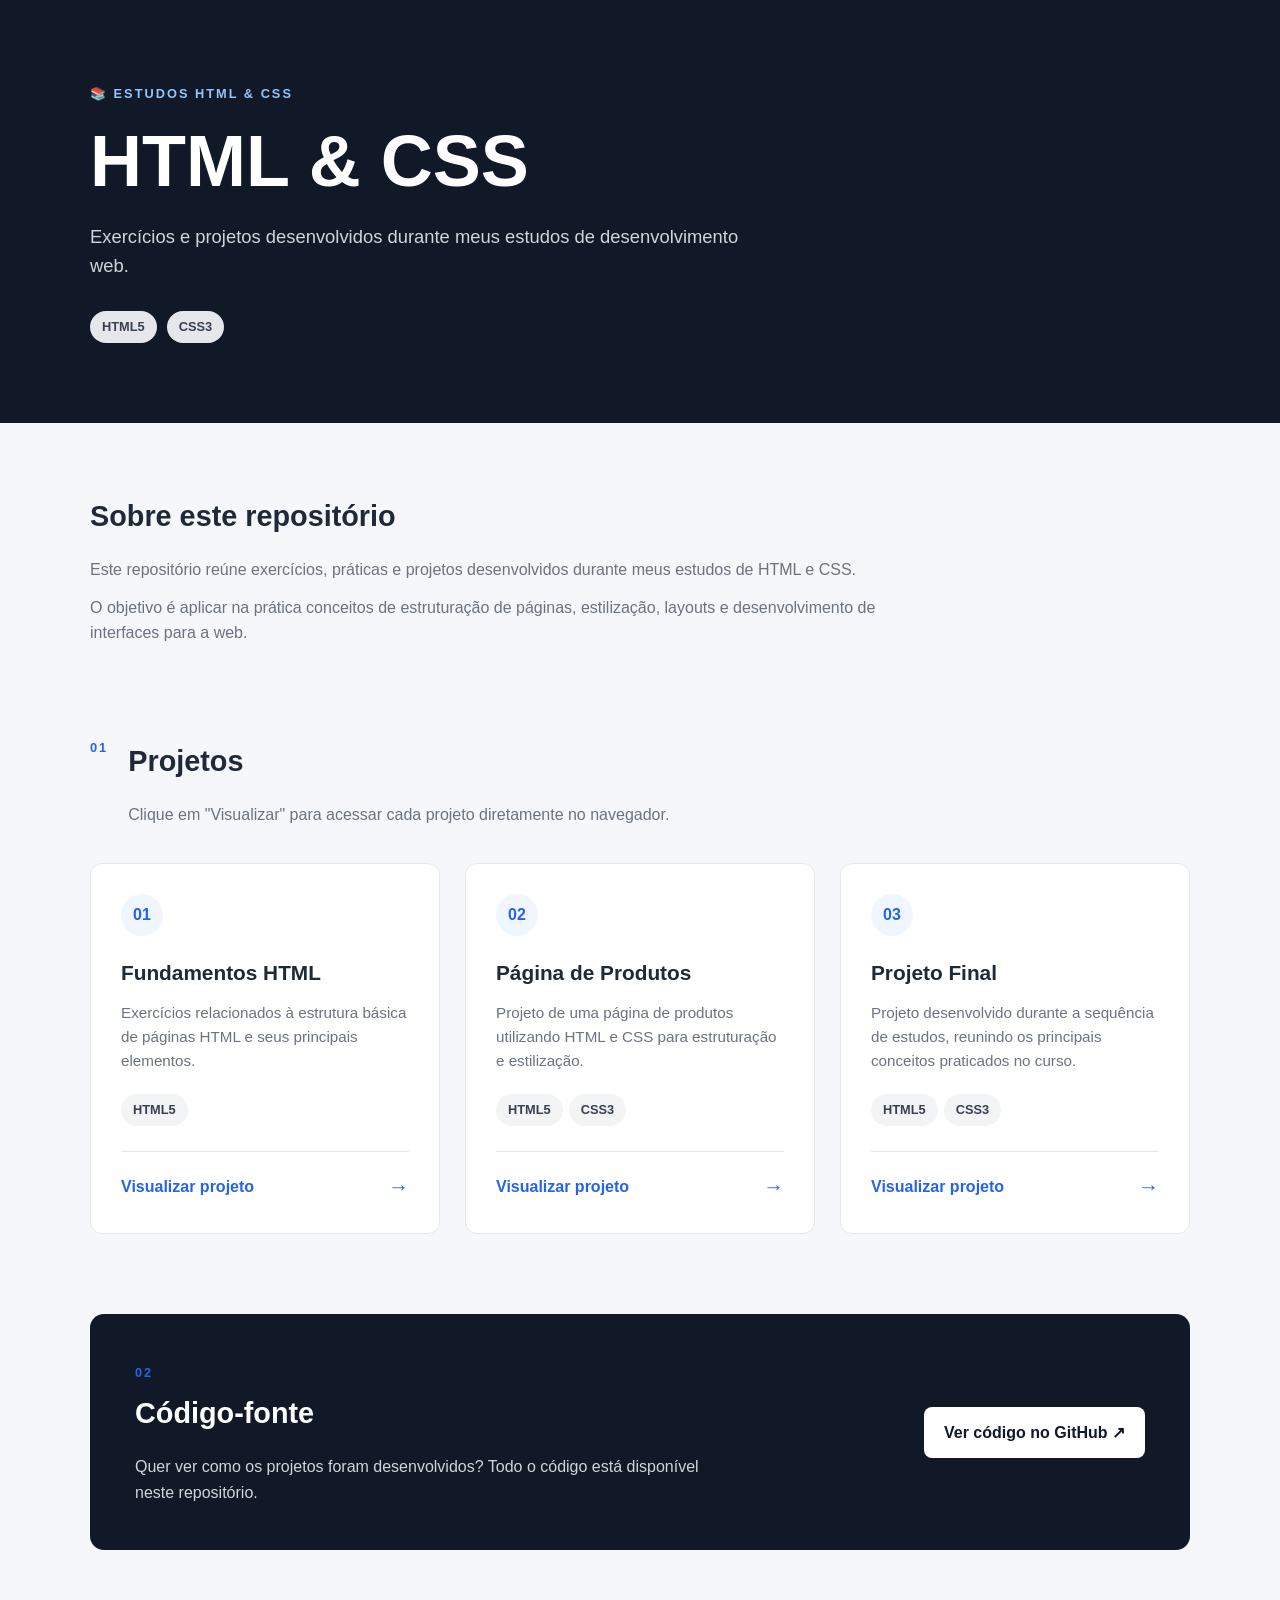
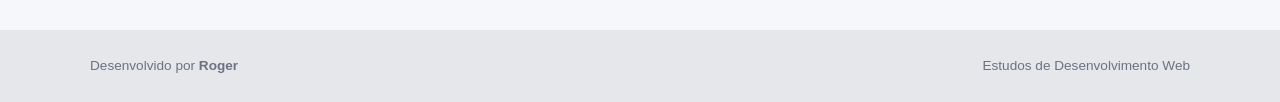
<file: index.html>
<!DOCTYPE html>
<html lang="pt-BR">

<head>
    <meta charset="UTF-8">
    <meta name="viewport" content="width=device-width, initial-scale=1.0">

    <title>Meus Estudos | HTML & CSS</title>

    <link rel="stylesheet" href="style.css">
</head>

<body>

    <header class="hero">

        <div class="container">

            <span class="tag">📚 ESTUDOS HTML & CSS</span>

            <h1>HTML & CSS</h1>

            <p class="subtitle">
                Exercícios e projetos desenvolvidos durante meus estudos
                de desenvolvimento web.
            </p>

            <div class="technologies">
                <span>HTML5</span>
                <span>CSS3</span>
            </div>

        </div>

    </header>


    <main class="container">

        <section class="about">

            <h2>Sobre este repositório</h2>

            <p>
                Este repositório reúne exercícios, práticas e projetos
                desenvolvidos durante meus estudos de HTML e CSS.
            </p>

            <p>
                O objetivo é aplicar na prática conceitos de estruturação
                de páginas, estilização, layouts e desenvolvimento de
                interfaces para a web.
            </p>

        </section>


        <section class="projects">

            <div class="section-header">

                <span class="section-number">01</span>

                <div>
                    <h2>Projetos</h2>

                    <p>
                        Clique em "Visualizar" para acessar cada projeto
                        diretamente no navegador.
                    </p>
                </div>

            </div>


            <div class="project-grid">


                <!-- PROJETO 01 -->

                <article class="project-card">

                    <div class="project-number">
                        01
                    </div>

                    <div class="project-content">

                        <h3>Fundamentos HTML</h3>

                        <p>
                            Exercícios relacionados à estrutura básica
                            de páginas HTML e seus principais elementos.
                        </p>

                        <div class="project-tech">
                            <span>HTML5</span>
                        </div>

                        <a
                            href="01_index.html"
                            class="project-link"
                            target="_blank"
                        >
                            Visualizar projeto
                            <span>→</span>
                        </a>

                    </div>

                </article>


                <!-- PROJETO 02 -->

                <article class="project-card">

                    <div class="project-number">
                        02
                    </div>

                    <div class="project-content">

                        <h3>Página de Produtos</h3>

                        <p>
                            Projeto de uma página de produtos utilizando
                            HTML e CSS para estruturação e estilização.
                        </p>

                        <div class="project-tech">

                            <span>HTML5</span>
                            <span>CSS3</span>

                        </div>

                        <a
                            href="02_produtos.html"
                            class="project-link"
                            target="_blank"
                        >
                            Visualizar projeto
                            <span>→</span>
                        </a>

                    </div>

                </article>


                <!-- PROJETO 03 -->

                <article class="project-card">

                    <div class="project-number">
                        03
                    </div>

                    <div class="project-content">

                        <h3>Projeto Final</h3>

                        <p>
                            Projeto desenvolvido durante a sequência de
                            estudos, reunindo os principais conceitos
                            praticados no curso.
                        </p>

                        <div class="project-tech">

                            <span>HTML5</span>
                            <span>CSS3</span>

                        </div>

                        <a
                            href="03-05_index.html"
                            class="project-link"
                            target="_blank"
                        >
                            Visualizar projeto
                            <span>→</span>
                        </a>

                    </div>

                </article>


            </div>

        </section>


        <section class="repository">

            <div>

                <span class="section-number">02</span>

                <h2>Código-fonte</h2>

                <p>
                    Quer ver como os projetos foram desenvolvidos?
                    Todo o código está disponível neste repositório.
                </p>

            </div>

            <a
                href="https://github.com/Roger-Kk/Cursos-HTML"
                class="github-link"
                target="_blank"
            >
                Ver código no GitHub
                <span>↗</span>
            </a>

        </section>

    </main>


    <footer>

        <div class="container footer-content">

            <p>
                Desenvolvido por <strong>Roger</strong>
            </p>

            <p>
                Estudos de Desenvolvimento Web
            </p>

        </div>

    </footer>

</body>

</html>
</file>
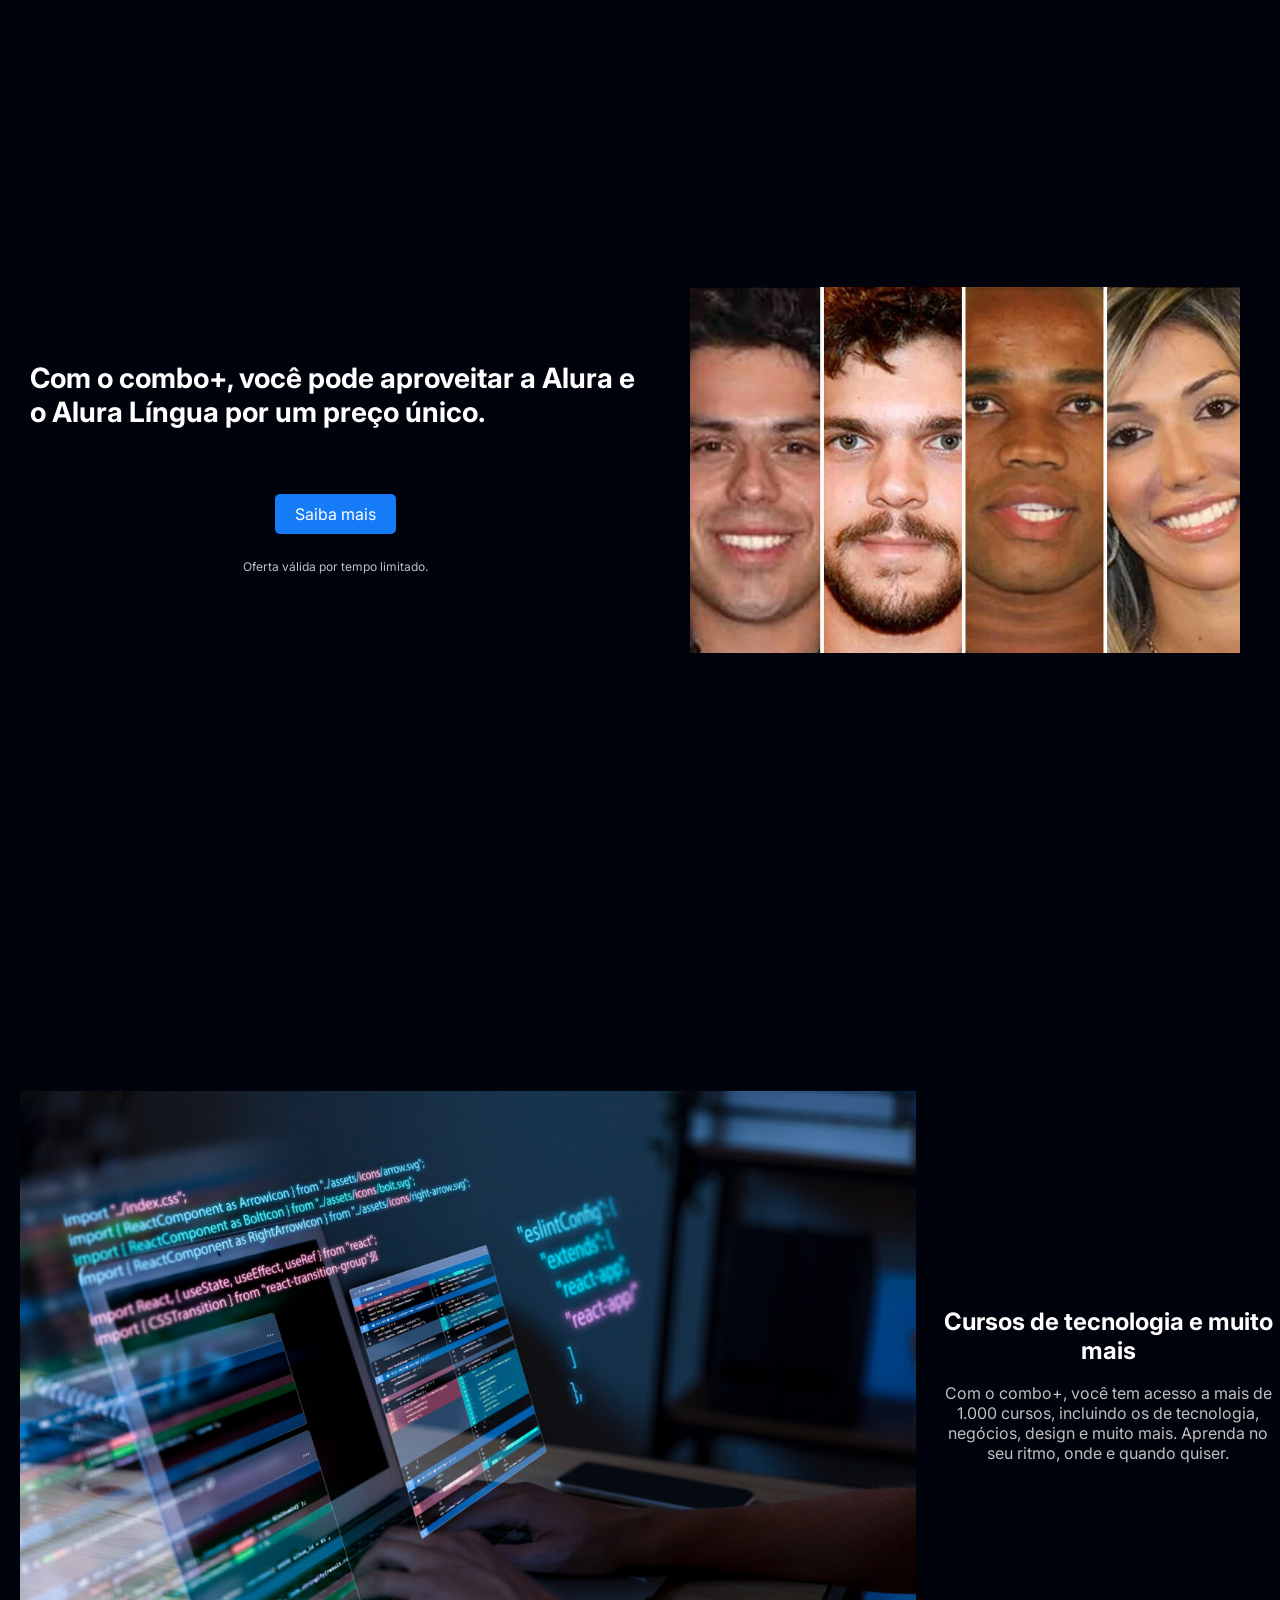
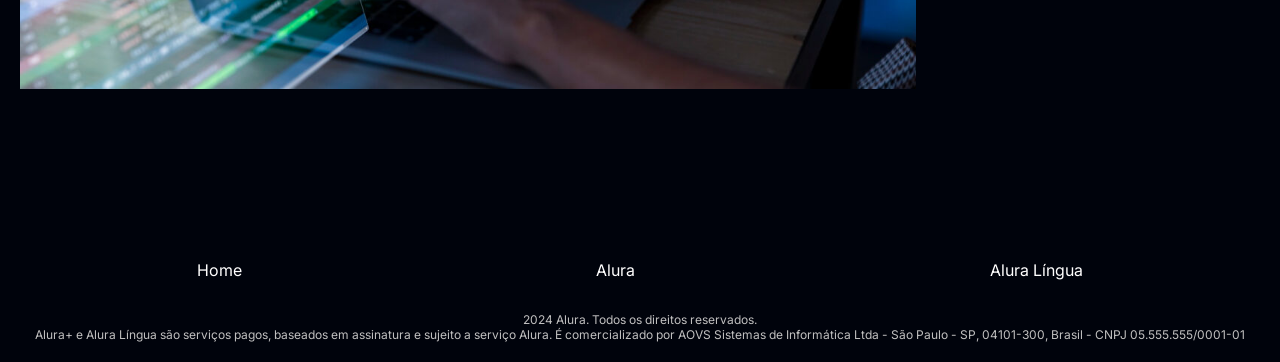
<file: praticando Html CSS/index.html>
<!DOCTYPE html>
<html lang="pt-br">
<head>
    <meta charset="UTF-8">
    <meta name="viewport" content="width=device-width, initial-scale=1.0">
    <link rel="stylesheet" href="styles.css">
    <link rel="preconnect" href="https://fonts.googleapis.com">
    <link rel="preconnect" href="https://fonts.gstatic.com" crossorigin>
    <link href="https://fonts.googleapis.com/css2?family=Inter:wght@400;700&display=swap" rel="stylesheet">
    <title>Html CSS</title>
</head>
<body>
    <header>

    </header>
    <main>
        <section class = "container principal">
            <div class="container__texto">
                <h1 class="container__titulo">Com o combo+, você pode aproveitar a Alura e o Alura Língua por um preço único.</h1>
                <a href="www.alura.com.br" class = "container__botao">Saiba mais</a>
                <div class="container__aviso">
                    <p>Oferta válida por tempo limitado.</p>
                </div>
            </div>
            <img id = "rostos" src="IMG/rostos.jpg" alt="Rostos de pessoas sorrindo">
        </section>
        <section class="container secundario">
            <img src="/praticando Html CSS/IMG/tela_code.jpg" alt="Monitor com códigos" class="secundario__imagem">
            <div class="container__descricao">
                <h2 class="descricao__titulo">
                    Cursos de tecnologia e muito mais 
                </h2>
                <p class="descricao__texto">
                    Com o combo+, você tem acesso a mais de 1.000 cursos, incluindo os de tecnologia, negócios, design e muito mais. 
                    Aprenda no seu ritmo, onde e quando quiser.
                </p>
            </div>
        </section>
    </main>
    <footer class="rodape">
        <ul class="rodape__lista">
            <li class="lista__link"><a href="#">Home</a></li>
            <li class="lista__link"><a href="https://www.alura.com.br">Alura</a></li>
            <li class="lista__link"><a href="https://www.aluralingua.com.br">Alura Língua</a></li>
        </ul>
        <p class="rodape__texto">2024 Alura. Todos os direitos reservados.</p>
        <p class="rodape__texto">Alura+ e Alura Língua são serviços pagos, baseados em assinatura e sujeito a serviço Alura. É comercializado por AOVS Sistemas de Informática Ltda - São Paulo - SP, 04101-300, Brasil - CNPJ 05.555.555/0001-01 </p>
    </footer>
</body>
</html>
</file>
<file: style.css>
/* ================================
   RESET
================================ */

* {
    margin: 0;
    padding: 0;
    box-sizing: border-box;
}


/* ================================
   CONFIGURAÇÕES GERAIS
================================ */

body {
    font-family: Arial, Helvetica, sans-serif;
    background: #f5f7fa;
    color: #1f2937;
    line-height: 1.6;
}

.container {
    width: min(1100px, 90%);
    margin: 0 auto;
}


/* ================================
   HERO
================================ */

.hero {
    background: #111827;
    color: white;
    padding: 80px 0;
}

.tag {
    display: inline-block;

    font-size: 0.8rem;
    font-weight: bold;
    letter-spacing: 2px;

    color: #93c5fd;

    margin-bottom: 18px;
}

.hero h1 {
    font-size: clamp(2.5rem, 6vw, 4.5rem);
    line-height: 1.1;
    margin-bottom: 20px;
}

.subtitle {
    max-width: 650px;

    font-size: 1.15rem;
    color: #d1d5db;
}


/* ================================
   TECNOLOGIAS
================================ */

.technologies {
    display: flex;
    gap: 10px;

    margin-top: 30px;
}

.technologies span,
.project-tech span {
    display: inline-block;

    padding: 6px 12px;

    border-radius: 20px;

    font-size: 0.8rem;
    font-weight: bold;

    background: #e5e7eb;
    color: #374151;
}


/* ================================
   ABOUT
================================ */

.about {
    padding: 70px 0 50px;

    max-width: 800px;
}

.about h2,
.projects h2,
.repository h2 {
    font-size: 1.8rem;
    margin-bottom: 18px;
}

.about p {
    color: #6b7280;
    margin-bottom: 12px;
}


/* ================================
   CABEÇALHO DAS SEÇÕES
================================ */

.section-header {
    display: flex;
    align-items: flex-start;

    gap: 20px;

    margin-bottom: 35px;
}

.section-header p {
    color: #6b7280;
}


/* ================================
   NÚMERO DAS SEÇÕES
================================ */

.section-number {
    font-size: 0.8rem;
    font-weight: bold;

    color: #2563eb;

    letter-spacing: 2px;
}


/* ================================
   PROJETOS
================================ */

.projects {
    padding: 30px 0 80px;
}

.project-grid {
    display: grid;

    grid-template-columns:
        repeat(auto-fit, minmax(280px, 1fr));

    gap: 25px;
}


/* ================================
   CARD
================================ */

.project-card {
    background: white;

    border: 1px solid #e5e7eb;

    border-radius: 12px;

    padding: 30px;

    transition:
        transform 0.2s ease,
        box-shadow 0.2s ease;
}

.project-card:hover {
    transform: translateY(-5px);

    box-shadow:
        0 15px 30px rgba(0, 0, 0, 0.08);
}


/* ================================
   NÚMERO DO PROJETO
================================ */

.project-number {
    display: inline-flex;

    align-items: center;
    justify-content: center;

    width: 42px;
    height: 42px;

    border-radius: 50%;

    background: #eff6ff;
    color: #2563eb;

    font-weight: bold;

    margin-bottom: 20px;
}


/* ================================
   CONTEÚDO DO CARD
================================ */

.project-content h3 {
    font-size: 1.3rem;

    margin-bottom: 12px;
}

.project-content p {
    color: #6b7280;

    font-size: 0.95rem;

    margin-bottom: 20px;
}


/* ================================
   TECNOLOGIAS DO PROJETO
================================ */

.project-tech {
    display: flex;

    flex-wrap: wrap;

    gap: 6px;

    margin-bottom: 25px;
}

.project-tech span {
    background: #f3f4f6;
}


/* ================================
   LINK DO PROJETO
================================ */

.project-link {
    display: flex;

    align-items: center;
    justify-content: space-between;

    text-decoration: none;

    color: #2563eb;

    font-weight: bold;

    border-top: 1px solid #e5e7eb;

    padding-top: 18px;

    transition: color 0.2s ease;
}

.project-link:hover {
    color: #1d4ed8;
}

.project-link span {
    font-size: 1.3rem;
}


/* ================================
   CÓDIGO-FONTE
================================ */

.repository {
    display: flex;

    align-items: center;
    justify-content: space-between;

    gap: 30px;

    background: #111827;

    color: white;

    padding: 45px;

    border-radius: 14px;

    margin-bottom: 80px;
}

.repository h2 {
    margin-top: 5px;
}

.repository p {
    color: #d1d5db;

    max-width: 600px;
}


/* ================================
   BOTÃO GITHUB
================================ */

.github-link {
    display: inline-block;

    white-space: nowrap;

    background: white;

    color: #111827;

    text-decoration: none;

    font-weight: bold;

    padding: 13px 20px;

    border-radius: 8px;

    transition:
        transform 0.2s ease,
        background 0.2s ease;
}

.github-link:hover {
    transform: translateY(-2px);

    background: #f3f4f6;
}


/* ================================
   FOOTER
================================ */

footer {
    background: #e5e7eb;

    color: #6b7280;

    padding: 25px 0;
}

.footer-content {
    display: flex;

    justify-content: space-between;

    gap: 20px;

    font-size: 0.85rem;
}


/* ================================
   RESPONSIVIDADE
================================ */

@media (max-width: 700px) {

    .hero {
        padding: 60px 0;
    }

    .section-header {
        flex-direction: column;

        gap: 5px;
    }

    .repository {
        flex-direction: column;

        align-items: flex-start;

        padding: 30px;
    }

    .github-link {
        width: 100%;

        text-align: center;
    }

    .footer-content {
        flex-direction: column;

        text-align: center;
    }

}
</file>
<file: praticando Html CSS/styles.css>
:root{
    --branco-principal: #ffffff;
    --cinza-secundario: #c0c0c0;
    --botao-azul: #167BF7;
    --cor-de-fundo: #00030C;
    --fonte-principal: 'Inter';
}

body{
    background-color: var(--cor-de-fundo);
    color: var(--branco-principal);
    font-family: var(--fonte-principal), Tahoma, Geneva, Verdana, sans-serif;
    font-size: 16px;
    font-weight: 400;
}

*{
    margin: 0;
    padding: 0;
}

.principal{
    display: flex;
    flex-direction: row;
    align-items: center;
    justify-content: center;
    gap: 20px;
    padding: 20px;
}

.container{
    height: 100vh;
}

.container__texto{
    display: flex;
    flex-direction: column;
    align-items: center;
    padding: 10px;
    text-decoration: none;
}

.container__botao{
    background-color: var(--botao-azul);
    color: var(--branco-principal);
    text-decoration: none;
    padding: 10px 20px;
    border-radius: 5px;
    margin: 50px 0 20px 0;
}

.container__aviso{
    color: var(--cinza-secundario);
    font-size:12px;
    padding: 5px;
    text-align: center;
}

.container__titulo{
    font-size: 28px;
    font-weight: 700;
    margin-bottom: 15px;
}

.container__descricao{
    font-size: 16px;
    font-weight: 400;
    padding: 10px 0;
    text-align: center;
}

.secundario{
    display: flex;
    flex-direction: row;
    align-items: center;
    justify-content: center;
}

.secundario__imagem{
    max-width: 70%;
    height: auto;
    margin: 10px 20px;
}

.descricao__titulo{
    font-size: 24px;
    font-weight: 700;
    margin-bottom: 0.3em;
}

.descricao__texto{
    font-size: 16px;
    font-weight: 400;
    color: var(--cinza-secundario);
    padding: 10px 0;
    text-align: center;
}

#rostos{
    max-width: 550px;
    height: auto;
    margin: 10px 20px;
}

.rodape{
    background-color: var(--cor-de-fundo);
    color: var(--branco-principal);
    text-align: center;
    padding: 20px;
}

.rodape__lista{
    list-style: none;
    display: grid;
    grid-template-columns: repeat(3, auto);
    align-items: center;
    margin-bottom: 2em;
}

.rodape__texto{
    font-size: 12px;
    color: var(--cinza-secundario);
}

.lista__link a{
    color: var(--branco-principal);
    text-decoration: none;
    padding: 5px 10px;
    border-radius: 5px;
    transition: background-color 0.3s ease;
}

.lista__link a:hover{
    color: var(--botao-azul);
}
</file>
